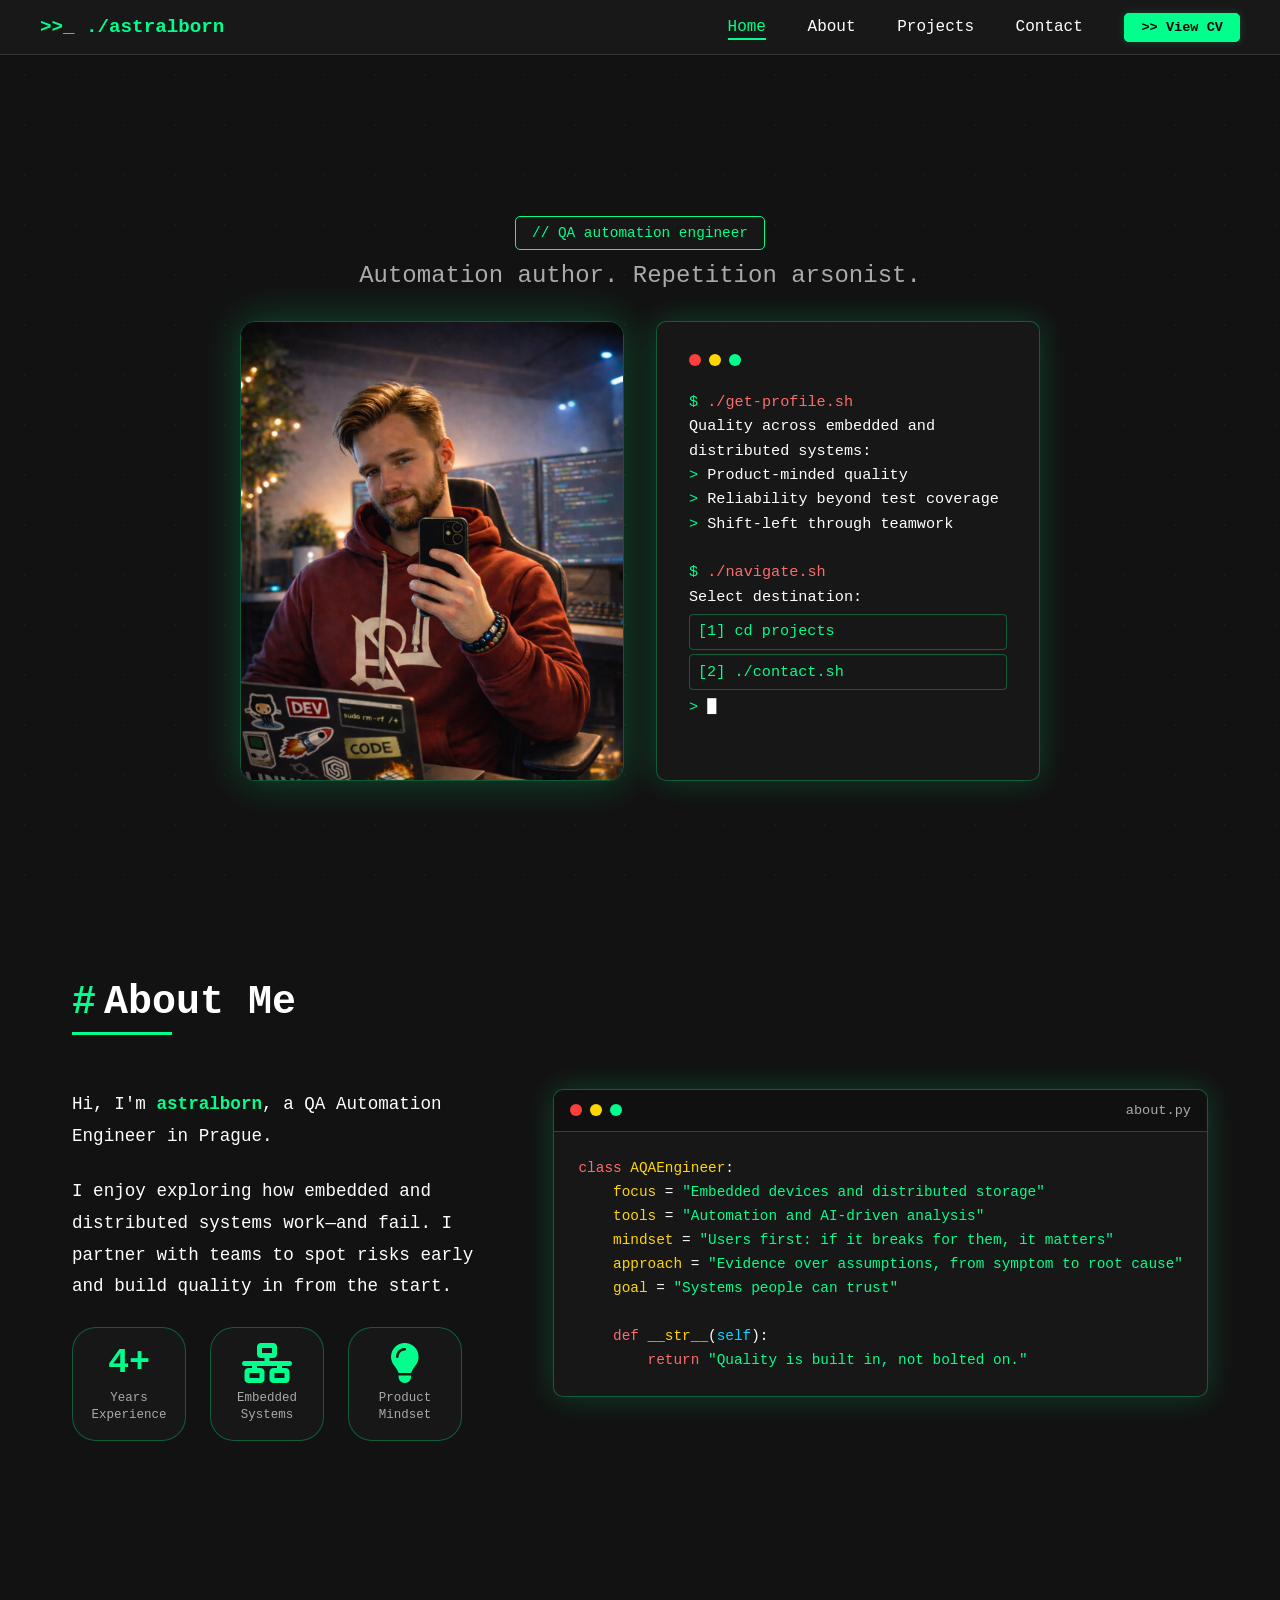
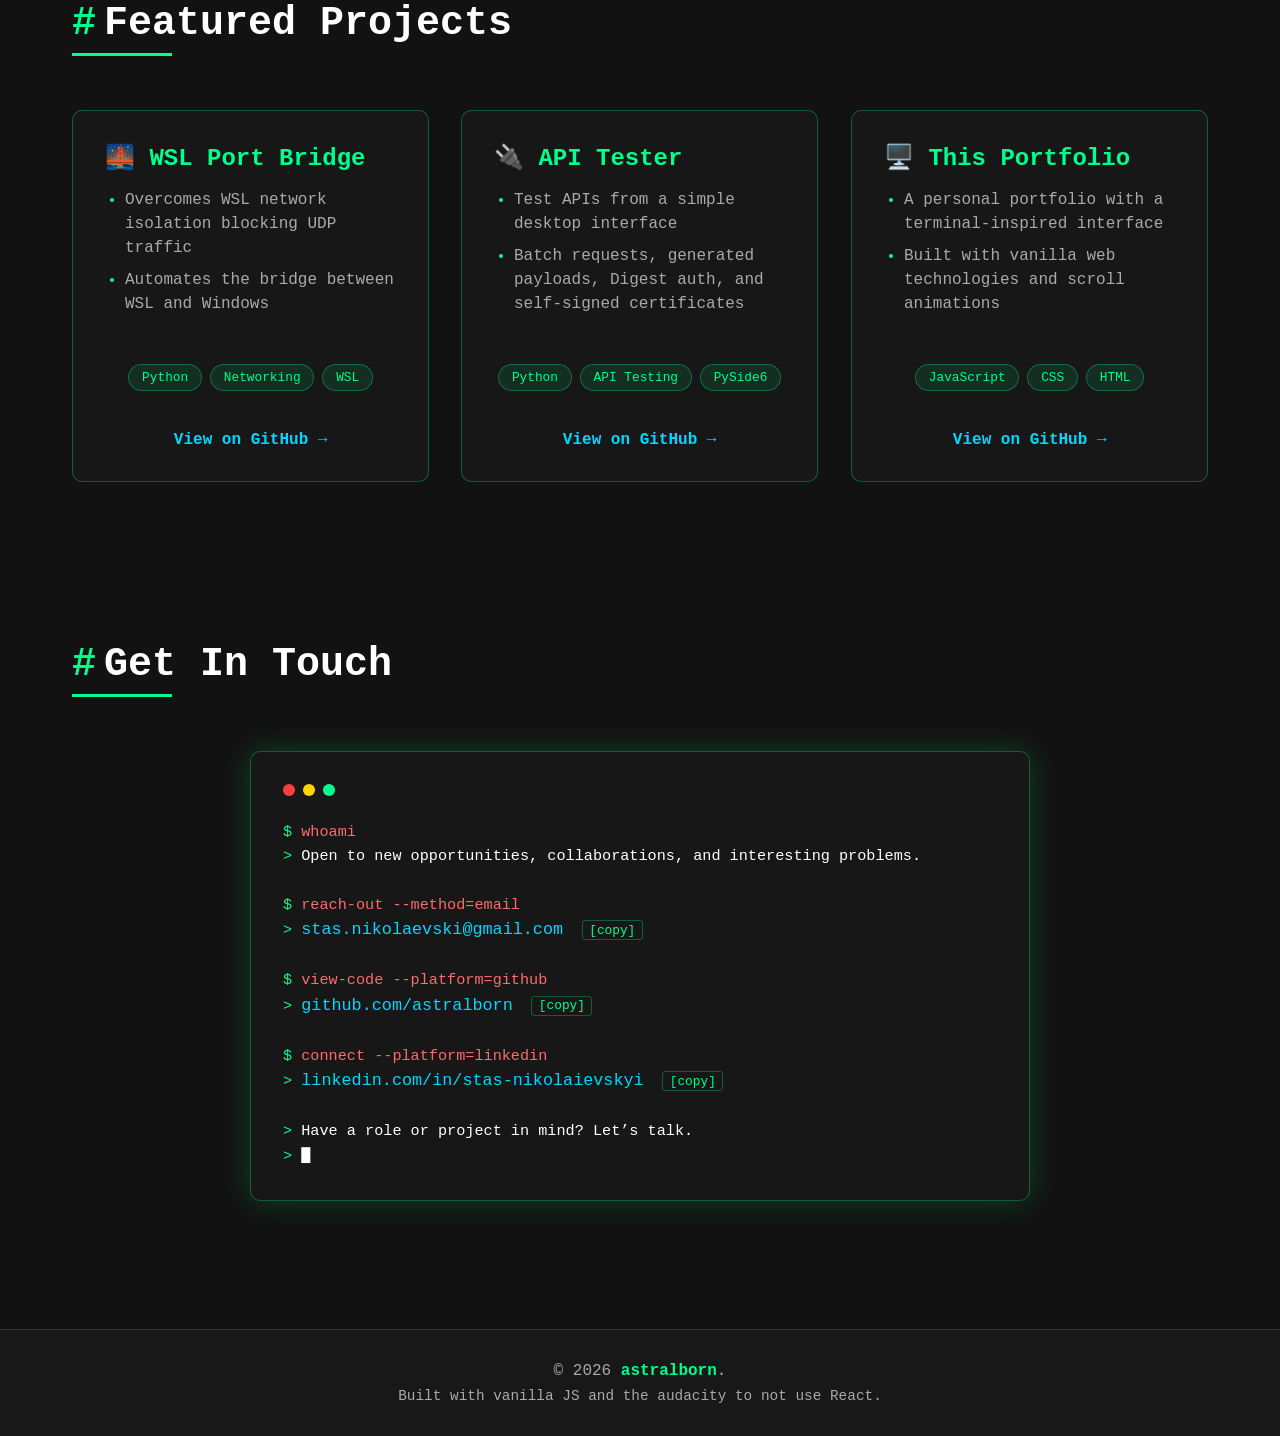
<file: index.html>
<!DOCTYPE html>
<html lang="en">
<head>
    <meta charset="UTF-8">
    <meta name="viewport" content="width=device-width, initial-scale=1.0">
    <title>astralborn | Personal Web </title>
    <meta name="description" content="Stanislav N. is a Prague-based quality engineer focused on embedded devices, distributed systems, and building products people can trust.">
    <meta name="author" content="astralborn">
    <link rel="icon" href="src/assets/images/favicon.svg" type="image/svg+xml">
    <meta name="theme-color" content="#121212">

    <meta property="og:title" content="Stanislav N. — QA Automation Engineer">
    <meta property="og:description" content="A Prague-based quality engineer focused on embedded devices, distributed systems, and building products people can trust.">
    <meta property="og:type" content="website">
    <meta property="og:url" content="https://astralborn.github.io">
    <meta property="og:image" content="https://astralborn.github.io/src/assets/images/mockup.png">
    <meta name="twitter:card" content="summary_large_image">
    <meta name="twitter:title" content="Stanislav N. — QA Automation Engineer">
    <meta name="twitter:description" content="A Prague-based quality engineer focused on embedded devices, distributed systems, and building products people can trust.">
    <meta name="twitter:image" content="https://astralborn.github.io/src/assets/images/mockup.png">

    <link rel="stylesheet" href="src/css/main.css">
    <link rel="stylesheet" href="src/css/components.css">
    <link rel="stylesheet" href="src/css/animations.css">
    <link rel="stylesheet" href="https://cdnjs.cloudflare.com/ajax/libs/font-awesome/6.5.0/css/all.min.css">
</head>
<body>

<nav>
    <div class="nav-content">
        <a href="#home" class="logo">&gt;&gt;_ ./astralborn <span class="logo-sign"></span></a>
        <button class="hamburger" id="hamburger" type="button" aria-label="Toggle navigation menu" aria-controls="navLinks" aria-expanded="false">
            <span></span>
            <span></span>
            <span></span>
        </button>
        <div class="nav-links" id="navLinks">
            <a href="#home">Home</a>
            <a href="#about">About</a>
            <a href="#projects">Projects</a>
            <a href="#contact">Contact</a>
            <a href="src/assets/CV_Nikolaievskyi.pdf" target="_blank" rel="noopener noreferrer" class="btn btn-primary btn-cv"> >> View CV</a>
        </div>
    </div>
</nav>

<section class="hero" id="home">
    <div class="hero-content fade-in">
        <div class="tag">// QA automation engineer</div>
        <h1 class="sr-only">Stanislav N. — QA Automation Engineer</h1>
        <p class="subtitle">Automation author. Repetition arsonist.</p>

        <div class="hero-grid">
            <!-- PHOTO LEFT -->
            <img src="src/assets/images/photo.png" alt="" class="hero-photo"/>

            <!-- TERMINAL RIGHT -->
            <div class="terminal-window hero-terminal">
                <div class="terminal-header">
                    <div class="terminal-dot dot-red"></div>
                    <div class="terminal-dot dot-yellow"></div>
                    <div class="terminal-dot dot-green"></div>
                </div>
                <div class="terminal-text">
                    <p><span class="prompt">$</span> <span class="command">./get-profile.sh</span></p>
                    <p class="output">Quality across embedded and distributed systems:</p>
                    <p class="output"><span class="prompt">&gt;</span> Product-minded quality</p>
                    <p class="output"><span class="prompt">&gt;</span> Reliability beyond test coverage</p>
                    <p class="output"><span class="prompt">&gt;</span> Shift-left through teamwork</p>
                    <br>
                    <p><span class="prompt">$</span> <span class="command">./navigate.sh</span></p>
                    <p class="output">Select destination:</p>
                    <a href="#projects" class="terminal-nav-link">[1] cd projects</a>
                    <a href="#contact" class="terminal-nav-link">[2] ./contact.sh</a>
                    <p><span class="prompt">&gt;</span> <span class="cursor">█</span></p>
                </div>
            </div>
        </div>
    </div>
</section>

<section id="about">
    <h2>About Me</h2>
    <div class="about-container">
        <div class="about-content about-content--custom fade-in">
            <div class="about-text about-text-col">
                <div class="about-intro">
                    <p>Hi, I'm <span class="highlight">astralborn</span>, a QA Automation Engineer in Prague.</p>
                    <p>I enjoy exploring how embedded and distributed systems work—and fail.
                    I partner with teams to spot risks early and build quality in from the start.</p>
                </div>
                <div class="about-stats about-stats--push">
                    <div class="stat-item">
                        <div class="stat-number">4+</div>
                        <div class="stat-label">Years Experience</div>
                    </div>
                    <div class="stat-item">
                        <i class="fa-solid fa-network-wired stat-icon"></i>
                        <div class="stat-label">Embedded Systems</div>
                    </div>
                    <div class="stat-item">
                        <i class="fa-solid fa-lightbulb stat-icon"></i>
                        <div class="stat-label">Product Mindset</div>
                    </div>
                </div>
            </div>

            <div class="about-image">
                <div class="code-window">
                    <div class="code-header">
                        <div class="code-dot dot-red"></div>
                        <div class="code-dot dot-yellow"></div>
                        <div class="code-dot dot-green"></div>
                        <span class="code-title">about.py</span>
                    </div>
                    <div class="code-content code-content--large">
<pre><code><span class="code-keyword">class</span> <span class="code-variable">AQAEngineer</span>:
    <span class="code-variable">focus</span> = <span class="code-string">"Embedded devices and distributed storage"</span>
    <span class="code-variable">tools</span> = <span class="code-string">"Automation and AI-driven analysis"</span>
    <span class="code-variable">mindset</span> = <span class="code-string">"Users first: if it breaks for them, it matters"</span>
    <span class="code-variable">approach</span> = <span class="code-string">"Evidence over assumptions, from symptom to root cause"</span>
    <span class="code-variable">goal</span> = <span class="code-string">"Systems people can trust"</span>

    <span class="code-keyword">def</span> <span class="code-variable">__str__</span>(<span class="code-property">self</span>):
        <span class="code-keyword">return</span> <span class="code-string">"Quality is built in, not bolted on."</span></code></pre>
                    </div>
                </div>
            </div>
        </div>
    </div>
</section>

<section id="projects">
    <h2>Featured Projects</h2>
    <div class="projects-grid">
        <div class="project-card project-card--col fade-in">
            <h3>🌉 WSL Port Bridge</h3>
            <ul class="project-highlights">
                <li>Overcomes WSL network isolation blocking UDP traffic</li>
                <li>Automates the bridge between WSL and Windows</li>
            </ul>
            <div class="project-card-footer">
                <div class="blog-tags blog-tags--center">
                    <span class="blog-tag">Python</span>
                    <span class="blog-tag">Networking</span>
                    <span class="blog-tag">WSL</span>
                </div>
                <a href="https://github.com/Astralborn/WindowsWslPortBridge" target="_blank" rel="noopener noreferrer" class="project-link">View on GitHub &rarr;</a>
            </div>
        </div>

        <div class="project-card project-card--col project-card--delay-1 fade-in">
            <h3>🔌 API Tester</h3>
            <ul class="project-highlights">
                <li>Test APIs from a simple desktop interface</li>
                <li>Batch requests, generated payloads, Digest auth, and self-signed certificates</li>
            </ul>
            <div class="project-card-footer">
                <div class="blog-tags blog-tags--center">
                    <span class="blog-tag">Python</span>
                    <span class="blog-tag">API Testing</span>
                    <span class="blog-tag">PySide6</span>
                </div>
                <a href="https://github.com/Astralborn/API-tester" target="_blank" rel="noopener noreferrer" class="project-link">View on GitHub &rarr;</a>
            </div>
        </div>

        <div class="project-card project-card--col project-card--delay-2 fade-in">
            <h3>🖥️ This Portfolio</h3>
            <ul class="project-highlights">
                <li>A personal portfolio with a terminal-inspired interface</li>
                <li>Built with vanilla web technologies and scroll animations</li>
            </ul>
            <div class="project-card-footer">
                <div class="blog-tags blog-tags--center">
                    <span class="blog-tag">JavaScript</span>
                    <span class="blog-tag">CSS</span>
                    <span class="blog-tag">HTML</span>
                </div>
                <a href="https://github.com/astralborn/astralborn.github.io" target="_blank" rel="noopener noreferrer" class="project-link">View on GitHub &rarr;</a>
            </div>
        </div>
    </div>
</section>

<section id="contact">
    <h2>Get In Touch</h2>
    <div class="contact-container">
        <div class="terminal-window contact-terminal fade-in">
            <div class="terminal-header">
                <div class="terminal-dot dot-red"></div>
                <div class="terminal-dot dot-yellow"></div>
                <div class="terminal-dot dot-green"></div>
            </div>
            <div class="terminal-text contact-terminal-text">

                <p><span class="prompt">$</span><span class="command"> whoami</span></p>
                <p><span class="prompt">&gt;</span> <span class="output">Open to new opportunities, collaborations, and interesting problems.</span></p>

                <br>

                <p><span class="prompt">$</span><span class="command"> reach-out --method=email</span></p>
                <p>
                    <span class="prompt">&gt;</span>
                    <a href="mailto:stas.nikolaevski@gmail.com" class="link contact-link">stas.nikolaevski@gmail.com</a>
                    <button class="copy-btn" data-copy="stas.nikolaevski@gmail.com">[copy]</button>
                </p>

                <br>

                <p><span class="prompt">$</span><span class="command"> view-code --platform=github</span></p>
                <p>
                    <span class="prompt">&gt;</span>
                    <a href="https://github.com/astralborn" target="_blank" rel="noopener noreferrer" class="link contact-link">github.com/astralborn</a>
                    <button class="copy-btn" data-copy="github.com/astralborn">[copy]</button>
                </p>

                <br>

                <p><span class="prompt">$</span><span class="command"> connect --platform=linkedin</span></p>
                <p>
                    <span class="prompt">&gt;</span>
                    <a href="https://linkedin.com/in/stas-nikolaievskyi" target="_blank" rel="noopener noreferrer" class="link contact-link">linkedin.com/in/stas-nikolaievskyi</a>
                    <button class="copy-btn" data-copy="linkedin.com/in/stas-nikolaievskyi">[copy]</button>
                </p>

                <br>
                <p><span class="prompt">&gt;</span> <span class="output">Have a role or project in mind? Let’s talk.</span></p>
                <p><span class="prompt">&gt;</span> <span class="cursor">█</span></p>

            </div>
        </div>
    </div>
</section>

<footer>
    <p>&copy; <span id="year"></span> <span class="signature">astralborn</span>.</p>
    <p class="footer-sub">Built with vanilla JS and the audacity to not use React.</p>
</footer>

<script src="src/js/main.js"></script>
</body>
</html>

<!-- End of file -->
</file>
<file: src/css/main.css>
* {
    margin: 0;
    padding: 0;
    box-sizing: border-box;
}

.sr-only {
    position: absolute;
    width: 1px;
    height: 1px;
    padding: 0;
    margin: -1px;
    overflow: hidden;
    clip: rect(0, 0, 0, 0);
    white-space: nowrap;
    border: 0;
}


/* ── Base ────────────────────────────────────────────────── */

body {
    font-family: 'Courier New', monospace;
    background: #121212;
    color: #fff;
    overflow-x: hidden;
}

body::before {
    content: '';
    position: fixed;
    top: 0;
    left: 0;
    width: 100%;
    height: 100%;
    background-image: radial-gradient(#00FF8C 1px, transparent 1px);
    background-size: 50px 50px;
    opacity: 0.05;
    z-index: -1;
    pointer-events: none;
}

/* ── Nav ─────────────────────────────────────────────────── */

nav {
    position: fixed;
    top: 0;
    width: 100%;
    background: rgba(26, 26, 26, 0.95);
    border-bottom: 1px solid #333;
    padding: 1rem 2rem;
    z-index: 1000;
    backdrop-filter: blur(10px);
}

.nav-content {
    max-width: 1200px;
    margin: 0 auto;
    display: flex;
    justify-content: space-between;
    align-items: center;
}

.logo {
    color: #00FF8C;
    font-size: 1.2rem;
    font-weight: bold;
    cursor: pointer;
    text-decoration: none;
}

.logo:focus-visible {
    outline: 2px solid #00FF8C;
    outline-offset: 4px;
}

.nav-links a {
    color: #fff;
    text-decoration: none;
    margin-left: 2rem;
    transition: color 0.3s;
}

.nav-links a:hover { color: #00FF8C; }

.hamburger {
    display: none;
    flex-direction: column;
    cursor: pointer;
    gap: 5px;
    padding: 0;
    border: 0;
    background: transparent;
}

.hamburger:focus-visible {
    outline: 2px solid #00FF8C;
    outline-offset: 5px;
}

.hamburger span {
    width: 25px;
    height: 3px;
    background: #00FF8C;
    transition: all 0.3s;
}

/* ── Hero ────────────────────────────────────────────────── */

.hero {
    min-height: 100vh;
    display: flex;
    align-items: center;
    justify-content: center;
    padding: 80px 2rem 2rem;
}

.hero-content {
    text-align: center;
    max-width: 800px;
}

.tag {
    display: inline-block;
    border: 1px solid #00FF8C;
    padding: 0.5rem 1rem;
    border-radius: 5px;
    background: rgba(26, 26, 26, 0.7);
    color: #00FF8C;
    margin-bottom: 0.75rem;
    font-size: 0.9rem;
}

h1 {
    font-size: 4rem;
    margin-bottom: 0.5rem;
    background: linear-gradient(45deg, #00FF8C, #00D9FF);
    -webkit-background-clip: text;
    -webkit-text-fill-color: transparent;
    background-clip: text;
}

.subtitle {
    font-size: 1.5rem;
    color: #aaa;
    margin-bottom: 1.5rem;
}

/* ── Terminal window (shared) ────────────────────────────── */

.terminal-window {
    background: rgba(26, 26, 26, 0.8);
    border: 1px solid rgba(0, 255, 140, 0.3);
    border-radius: 10px;
    padding: 2rem;
    margin: 2rem auto;
    max-width: 700px;
    text-align: left;
    box-shadow: 0 0 30px rgba(0, 255, 140, 0.2);
}

.terminal-header {
    display: flex;
    gap: 0.5rem;
    margin-bottom: 1.5rem;
}

.terminal-dot {
    width: 12px;
    height: 12px;
    border-radius: 50%;
}

.dot-red    { background: #FF3E3E; }
.dot-yellow { background: #FFD700; }
.dot-green  { background: #00FF8C; }

.terminal-text {
    font-size: 0.95rem;
    line-height: 1.6;
}

.terminal-text .prompt  { color: #00FF8C; }
.terminal-text .command { color: #FF6B6B; }
.terminal-text .output  { color: #fff; }

.terminal-text .link {
    color: #00D9FF;
    text-decoration: none;
    transition: color 0.3s;
}

.terminal-text .link:hover { color: #00FF8C; }

/* ── Buttons ─────────────────────────────────────────────── */

.btn {
    padding: 1rem 2rem;
    border-radius: 5px;
    text-decoration: none;
    font-family: 'Courier New', monospace;
    font-weight: bold;
    transition: all 0.3s;
    border: 1px solid;
}

.btn-primary {
    background: transparent;
    border-color: #00FF8C;
    color: #00FF8C;
}

.btn-primary:hover {
    background: #00FF8C;
    color: #121212;
}

/* ── Sections (shared) ───────────────────────────────────── */

section {
    padding: 5rem 2rem;
    max-width: 1200px;
    margin: 0 auto;
}

h2 {
    font-size: 2.5rem;
    margin-bottom: 1rem;
    position: relative;
    display: inline-block;
}

h2::before {
    content: '#';
    color: #00FF8C;
    margin-right: 0.5rem;
}

h2::after {
    content: '';
    position: absolute;
    bottom: -10px;
    left: 0;
    width: 100px;
    height: 3px;
    background: #00FF8C;
}

.lazy-section {
    opacity: 0;
    transform: translateY(30px);
    transition: opacity 0.6s ease-out, transform 0.6s ease-out;
}

.lazy-section.visible {
    opacity: 1;
    transform: translateY(0);
}

/* ── About ───────────────────────────────────────────────── */

.about-container { margin-top: 3rem; }

.about-content {
    display: grid;
    grid-template-columns: 1fr 1fr;
    gap: 3rem;
    align-items: start;
}

.about-text p {
    color: #aaa;
    line-height: 1.8;
    margin-bottom: 1.5rem;
}

.about-intro {
    font-size: 1.2rem;
    color: #fff !important;
}

.about-intro p {
    color: #fff;
}

.about-text .highlight {
    color: #00FF8C;
    font-weight: bold;
}

.about-text .link {
    color: #00D9FF;
    text-decoration: none;
    transition: color 0.3s;
}

.about-text .link:hover { color: #00FF8C; }

.about-stats {
    display: grid;
    grid-template-columns: repeat(3, 1fr);
    gap: 1.5rem;
    margin-top: 2rem;
    width: 100%;
}

.about-stats.about-stats--push {
    width: 390px;
    max-width: 100%;
    align-self: flex-start;
}

.stat-item {
    aspect-ratio: 1 / 1;
    display: flex;
    flex-direction: column;
    align-items: center;
    justify-content: center;
    background: rgba(26, 26, 26, 0.8);
    border: 1px solid rgba(0, 255, 140, 0.3);
    border-radius: 24px;
    transition: all 0.3s;
}

.stat-item:hover {
    transform: translateY(-5px);
    box-shadow: 0 0 30px rgba(0, 255, 140, 0.3);
    border-color: #00FF8C;
}

.stat-number {
    font-size: 2.2rem;
    color: #00FF8C;
    font-weight: bold;
    margin-bottom: 0.4rem;
}

.stat-label {
    color: #aaa;
    font-size: 0.78rem;
    text-align: center;
    padding: 0 0.5rem;
    line-height: 1.4;
}

.about-image {
    position: sticky;
    top: 100px;
}

/* ── Code window (about.py) ──────────────────────────────── */

.code-window {
    background: rgba(26, 26, 26, 0.8);
    border: 1px solid rgba(0, 255, 140, 0.3);
    border-radius: 10px;
    overflow: hidden;
    box-shadow: 0 0 30px rgba(0, 255, 140, 0.2);
}

.code-header {
    background: rgba(0, 0, 0, 0.3);
    padding: 0.8rem 1rem;
    display: flex;
    align-items: center;
    gap: 0.5rem;
    border-bottom: 1px solid rgba(0, 255, 140, 0.3);
}

.code-dot {
    width: 12px;
    height: 12px;
    border-radius: 50%;
}

.code-title {
    color: #aaa;
    font-size: 0.85rem;
    margin-left: auto;
}

.code-content {
    padding: 1.5rem;
    overflow-x: auto;
}

.code-content pre { margin: 0; }

.code-content code {
    font-family: 'Courier New', monospace;
    font-size: 0.9rem;
    line-height: 1.6;
    color: #fff;
}

.code-keyword  { color: #FF6B6B; }
.code-variable { color: #FFD700; }
.code-property { color: #00D9FF; }
.code-string   { color: #00FF8C; }

/* ── Projects ────────────────────────────────────────────── */

.projects-grid {
    display: grid;
    grid-template-columns: repeat(auto-fit, minmax(300px, 1fr));
    gap: 2rem;
    margin-top: 3rem;
}

.project-card {
    background: rgba(26, 26, 26, 0.8);
    border: 1px solid rgba(0, 255, 140, 0.3);
    border-radius: 10px;
    padding: 2rem;
    transition: transform 0.3s, box-shadow 0.3s;
}

.project-card:hover {
    transform: translateY(-5px);
    box-shadow: 0 0 30px rgba(0, 255, 140, 0.3);
}

.project-card h3 {
    color: #00FF8C;
    margin-bottom: 1rem;
    font-size: 1.5rem;
}

.project-highlights {
    color: #aaa;
    line-height: 1.5;
    margin-bottom: 1.5rem;
    padding-left: 1.25rem;
}

.project-highlights li + li {
    margin-top: 0.5rem;
}

.project-highlights li::marker {
    color: #00FF8C;
}

.project-link {
    color: #00D9FF;
    text-decoration: none;
    font-weight: bold;
    transition: color 0.3s;
}

.project-link:hover { color: #00FF8C; }

/* ── Contact ─────────────────────────────────────────────── */

.contact-container {
    max-width: 800px;
    margin: 3rem auto;
}

/* ── Footer ──────────────────────────────────────────────── */

footer {
    text-align: center;
    padding: 2rem;
    background: rgba(26, 26, 26, 0.9);
    border-top: 1px solid #333;
    color: #aaa;
}

footer .signature {
    color: #00FF8C;
    font-weight: bold;
    cursor: pointer;
}

/* ── Mobile ──────────────────────────────────────────────── */

@media (max-width: 768px) {
    h1 { font-size: 2.5rem; }
    h2 { font-size: 2rem; }


    .hamburger { display: flex; }

    .nav-links {
        position: fixed;
        top: 60px;
        left: -100%;
        width: 100%;
        display: flex;
        background: rgba(26, 26, 26, 0.98);
        flex-direction: column;
        padding: 2rem;
        transition: left 0.3s ease;
        border-bottom: 1px solid #333;
    }

    .nav-links.active { left: 0; }

    .nav-links a {
        margin: 0.5rem 0;
        padding: 1rem;
        border-bottom: 1px solid rgba(0, 255, 140, 0.1);
    }

    .about-content {
        grid-template-columns: 1fr;
        gap: 2rem;
    }

    .about-image {
        position: static;
        order: -1;
    }

    .about-stats {
        grid-template-columns: repeat(3, 1fr);
        gap: 0.75rem;
    }

    .code-content  { font-size: 0.8rem; }
    .terminal-window { max-width: 100%; }
}
</file>
<file: src/css/components.css>
.code-comment {
    color: #aaa;
}


.logo-sign {
    color: #aaa;
    font-size: 0.9rem;
}

.stat-icon {
    color: #00FF8C;
    font-size: 2.5rem;
    display: block;
    margin-bottom: 0.4rem;
}


.nav-links a {
    position: relative;
    padding-bottom: 2px;
}

.nav-links a::after {
    content: '';
    position: absolute;
    bottom: -2px;
    left: 0;
    width: 0;
    height: 2px;
    background: #00FF8C;
    transition: width 0.25s ease;
}

.nav-links a.nav-active::after,
.nav-links a:hover::after {
    width: 100%;
}

.nav-links a.nav-active {
    color: #00FF8C;
}

.nav-links a.btn-cv {
    padding: 0.4rem 1rem;
    font-size: 0.85rem;
    background: #00FF8C;
    color: #0a0a0a !important;
    font-weight: bold;
    box-shadow: 0 0 8px rgba(0, 255, 140, 0.2);
    transition: all 0.3s;
}

.nav-links a.btn-cv:hover {
    background: #00e07a;
    color: #0a0a0a !important;
    box-shadow: 0 0 12px rgba(0, 255, 140, 0.35);
}

/* btn-cv gets no underline — it already has a filled background */
.nav-links a.btn-cv::after {
    display: none;
}

/* --- Hero grid --- */
.hero-grid {
    display: grid;
    grid-template-columns: 1fr 1fr;
    gap: 2rem;
    align-items: stretch;
    margin: 2rem auto;
    max-width: 900px;
    height: 380px;
}

/* --- Hero photo --- */
.hero-photo {
    width: 100%;
    height: 80%;
    object-fit: cover;
    object-position: top;
    border-radius: 15px;
    border: 1px solid rgba(0, 255, 140, 0.3);
    box-shadow: 0 0 40px rgba(0, 255, 140, 0.25);
}

/* --- Hero terminal --- */
.hero-terminal {
    height: 80%;
    margin: 0;
}

/* --- Terminal nav links --- */
.terminal-nav-link {
    display: block;
    color: #00FF8C;
    text-decoration: none;
    font-family: 'Courier New', monospace;
    padding: 0.3rem 0.5rem;
    border: 1px solid rgba(0, 255, 140, 0.3);
    border-radius: 4px;
    margin: 0.3rem 0;
    transition: all 0.2s;
}

.terminal-nav-link:hover {
    background: rgba(0, 255, 140, 0.1);
    border-color: #00FF8C;
}

/* --- Blinking cursor --- */
.cursor {
    display: inline-block;
    animation: cursor-blink 1s step-end infinite;
}

/* --- About section overrides --- */
.about-content--custom {
    grid-template-columns: 1fr 0.8fr;
}

.about-text-col {
    display: flex;
    flex-direction: column;
    justify-content: space-between;
    height: 100%;
}

.about-intro {
    font-size: 1.1rem;
    line-height: 1.8;
}

.about-stats--push {
    margin-top: auto;
}

/* --- Code content large variant --- */
.code-content--large {
    overflow-x: auto;
    max-width: 100%;
    font-size: 1.2rem;
}

/* --- Project cards --- */
.project-card--col {
    display: flex;
    flex-direction: column;
}

.project-card--delay-1 { animation-delay: 0.1s; }
.project-card--delay-2 { animation-delay: 0.2s; }

.project-card-footer {
    margin-top: auto;
    padding-top: 1.5rem;
    display: flex;
    flex-direction: column;
    gap: 1rem;
    align-items: center;
}

.blog-tags--center {
    justify-content: center;
}

/* --- Contact section --- */
.contact-terminal {
    max-width: 780px;
    margin: 3rem auto;
}

.contact-terminal-text {
    line-height: 1.6;
}

.contact-link {
    font-size: 1.05rem;
}

/* --- Copy button --- */
.copy-btn {
    background: transparent;
    border: 1px solid rgba(0, 255, 140, 0.3);
    color: #00FF8C;
    font-family: 'Courier New', monospace;
    font-size: 0.8rem;
    padding: 0.1rem 0.4rem;
    border-radius: 3px;
    cursor: pointer;
    margin-left: 0.6rem;
    transition: all 0.2s;
    vertical-align: middle;
}

.copy-btn:hover {
    background: rgba(0, 255, 140, 0.1);
    border-color: #00FF8C;
}

/* --- Project tags --- */
.blog-tags {
    display: flex;
    gap: 0.5rem;
    flex-wrap: wrap;
    margin-bottom: 1.5rem;
}

.blog-tag {
    background: rgba(0, 255, 140, 0.1);
    color: #00FF8C;
    padding: 0.3rem 0.8rem;
    border-radius: 15px;
    font-size: 0.8rem;
    border: 1px solid rgba(0, 255, 140, 0.3);
}

/* --- Footer --- */
.footer-sub {
    margin-top: 0.5rem;
    font-size: 0.9rem;
}

/* --- Mobile overrides --- */
@media (max-width: 768px) {
    .hero-grid {
        grid-template-columns: 1fr;
        height: auto;
    }

    .hero-photo {
        height: 280px;
    }

    .hero-terminal {
        height: auto;
    }

    .about-content--custom {
        grid-template-columns: 1fr;
    }

    .nav-links a::after {
        display: none;
    }
}
</file>
<file: src/css/animations.css>
@keyframes fadeIn {
    from { opacity: 0; transform: translateY(20px); }
    to { opacity: 1; transform: translateY(0); }
}

.fade-in {
    animation: fadeIn 0.6s ease-out forwards;
    will-change: opacity, transform;
}

@keyframes typing {
    from { width: 0; }
    to { width: 100%; }
}

@keyframes blink {
    50% { border-color: transparent; }
}

.typing {
    overflow: hidden;
    border-right: 2px solid #00FF8C;
    white-space: nowrap;
    animation: typing 3s steps(40) 1s 1 normal both, blink 0.5s step-end infinite;
}

@keyframes pulse {
    0%, 100% { opacity: 1; }
    50% { opacity: 0.7; }
}

@keyframes cursor-blink {
    0%, 100% { opacity: 1; }
    50% { opacity: 0; }
}
</file>
